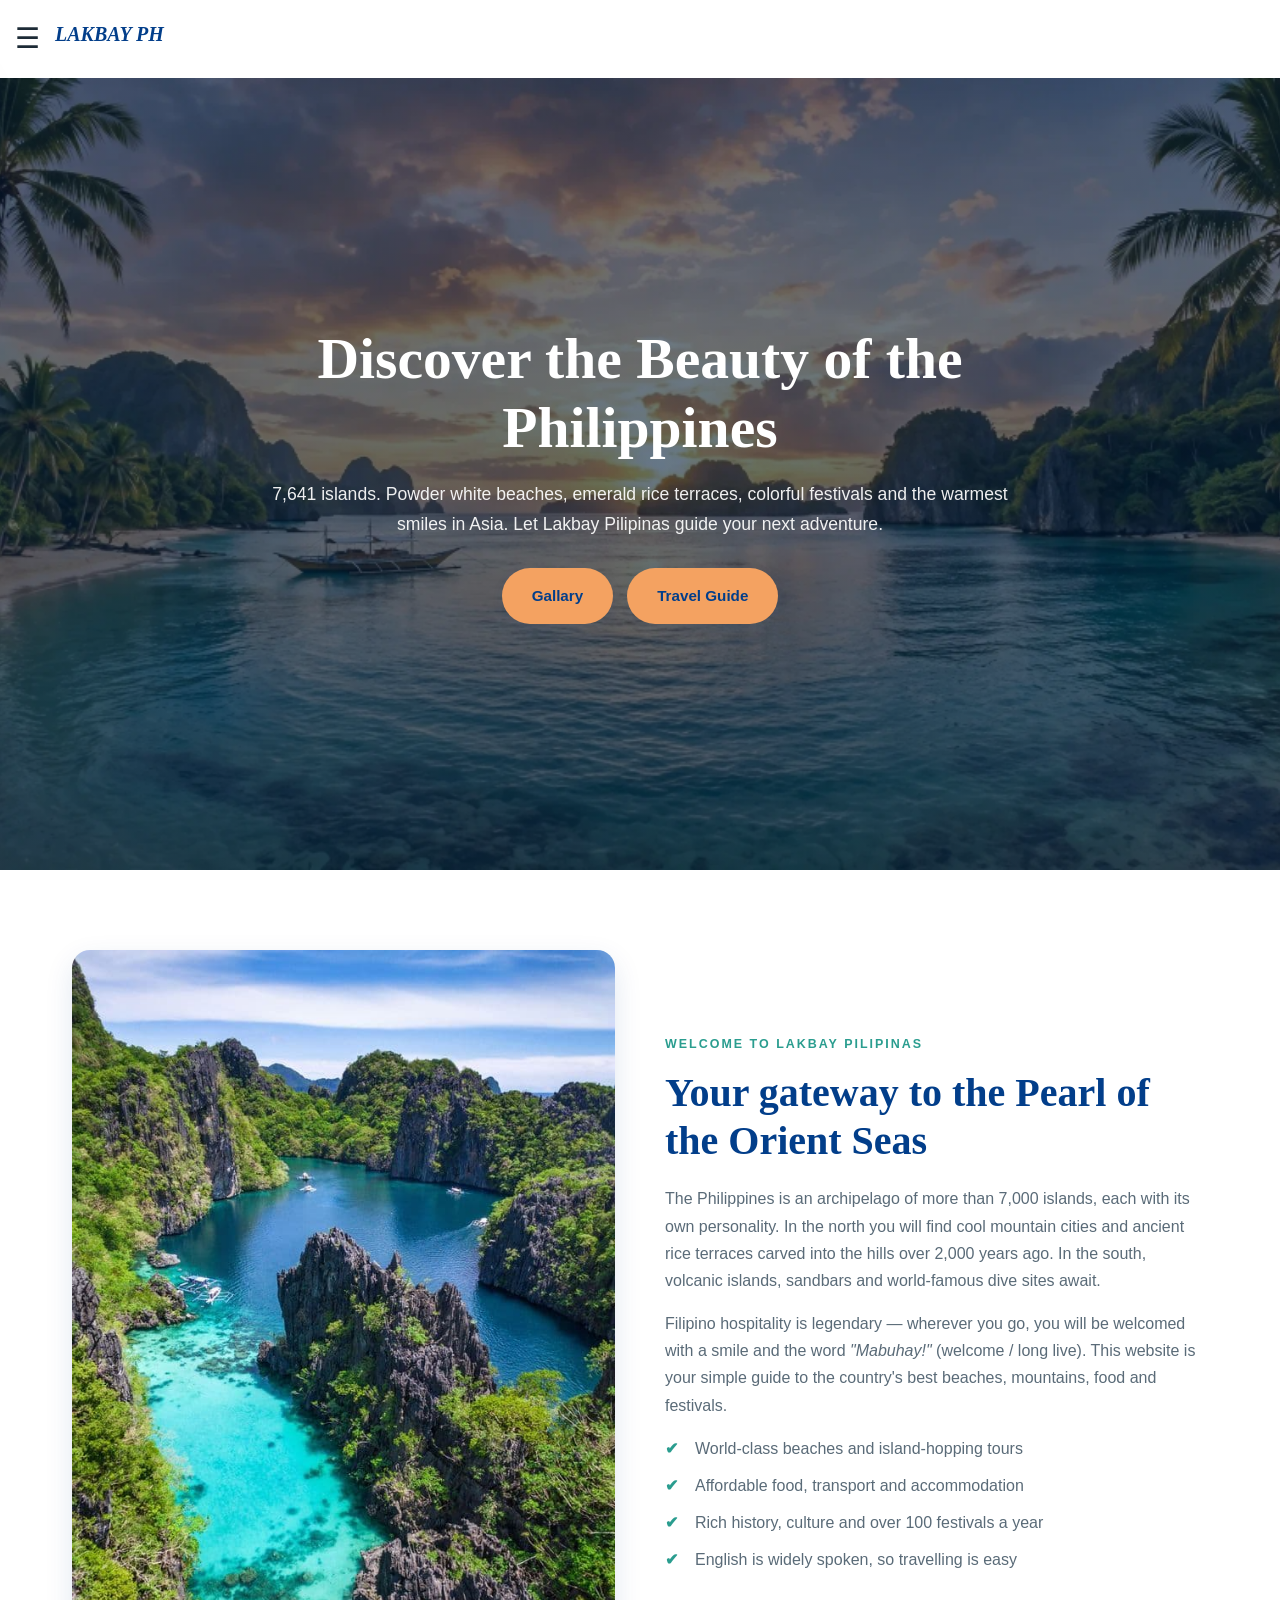
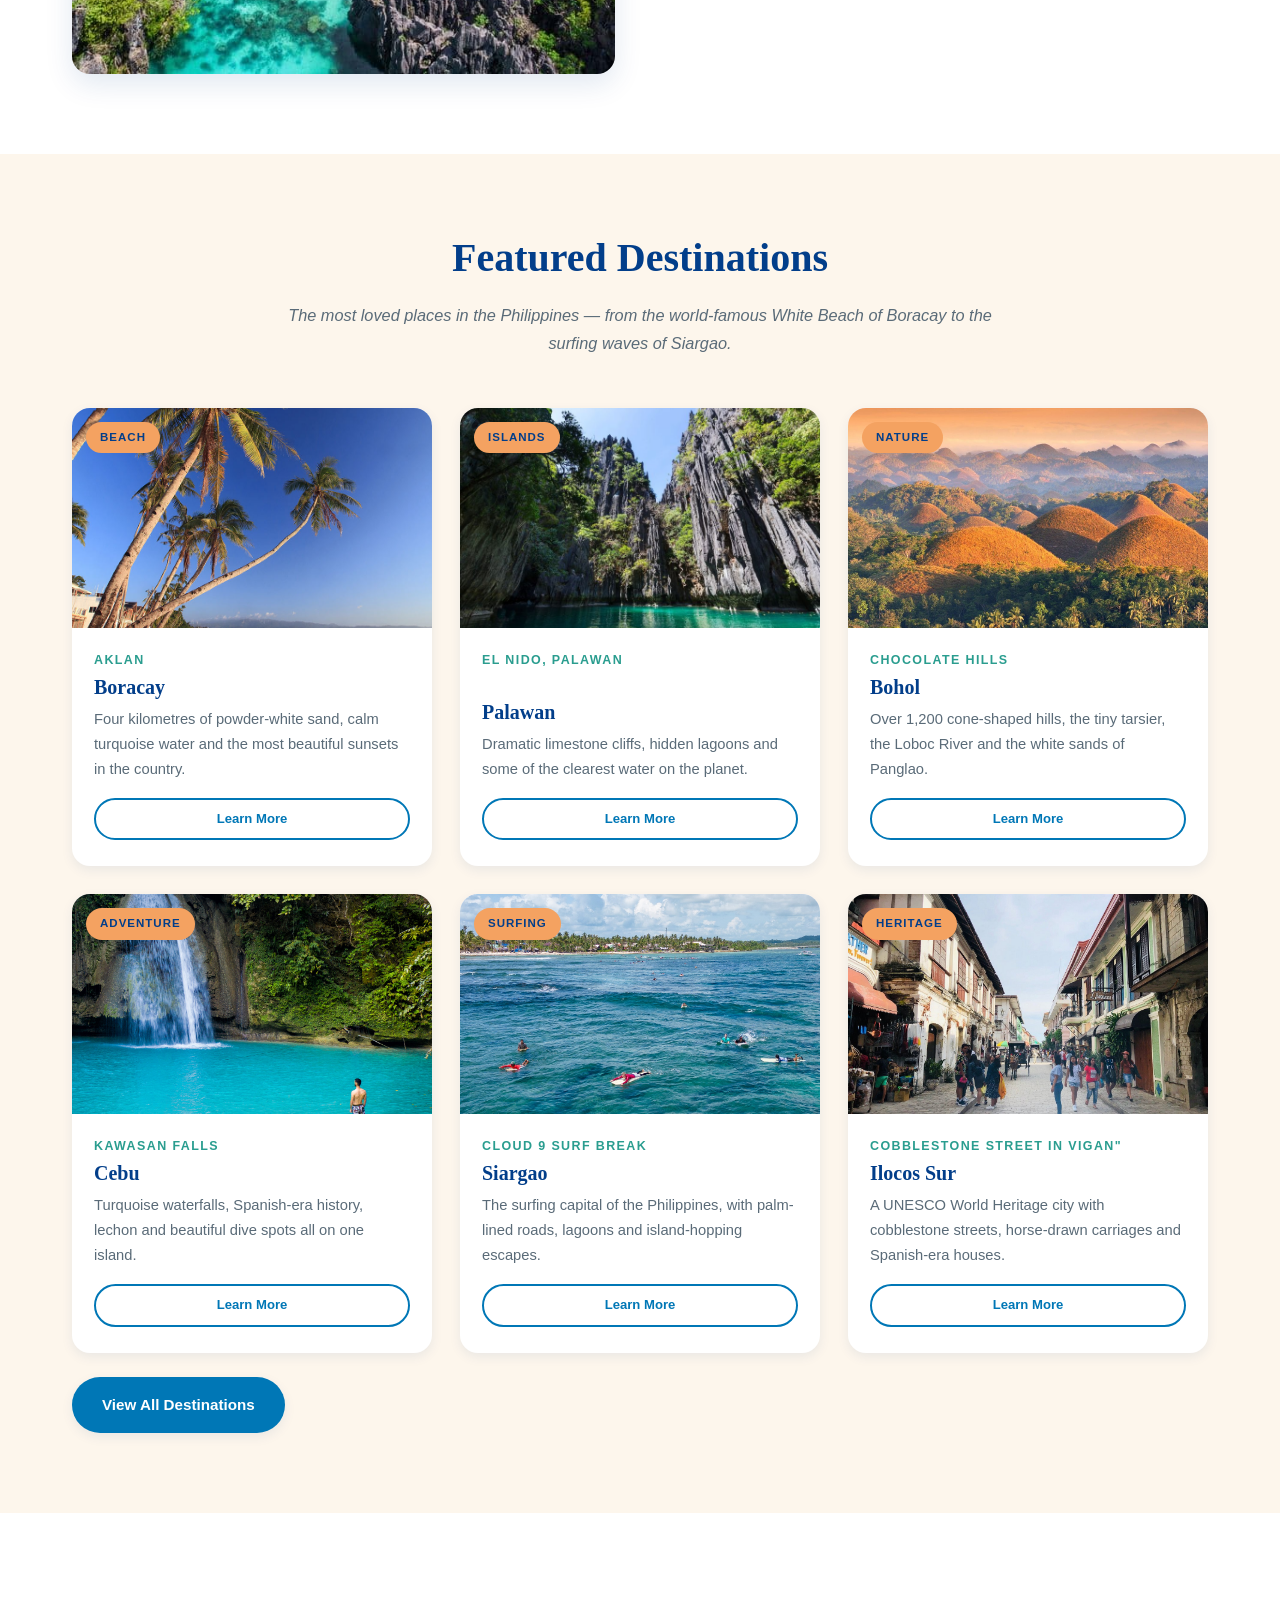
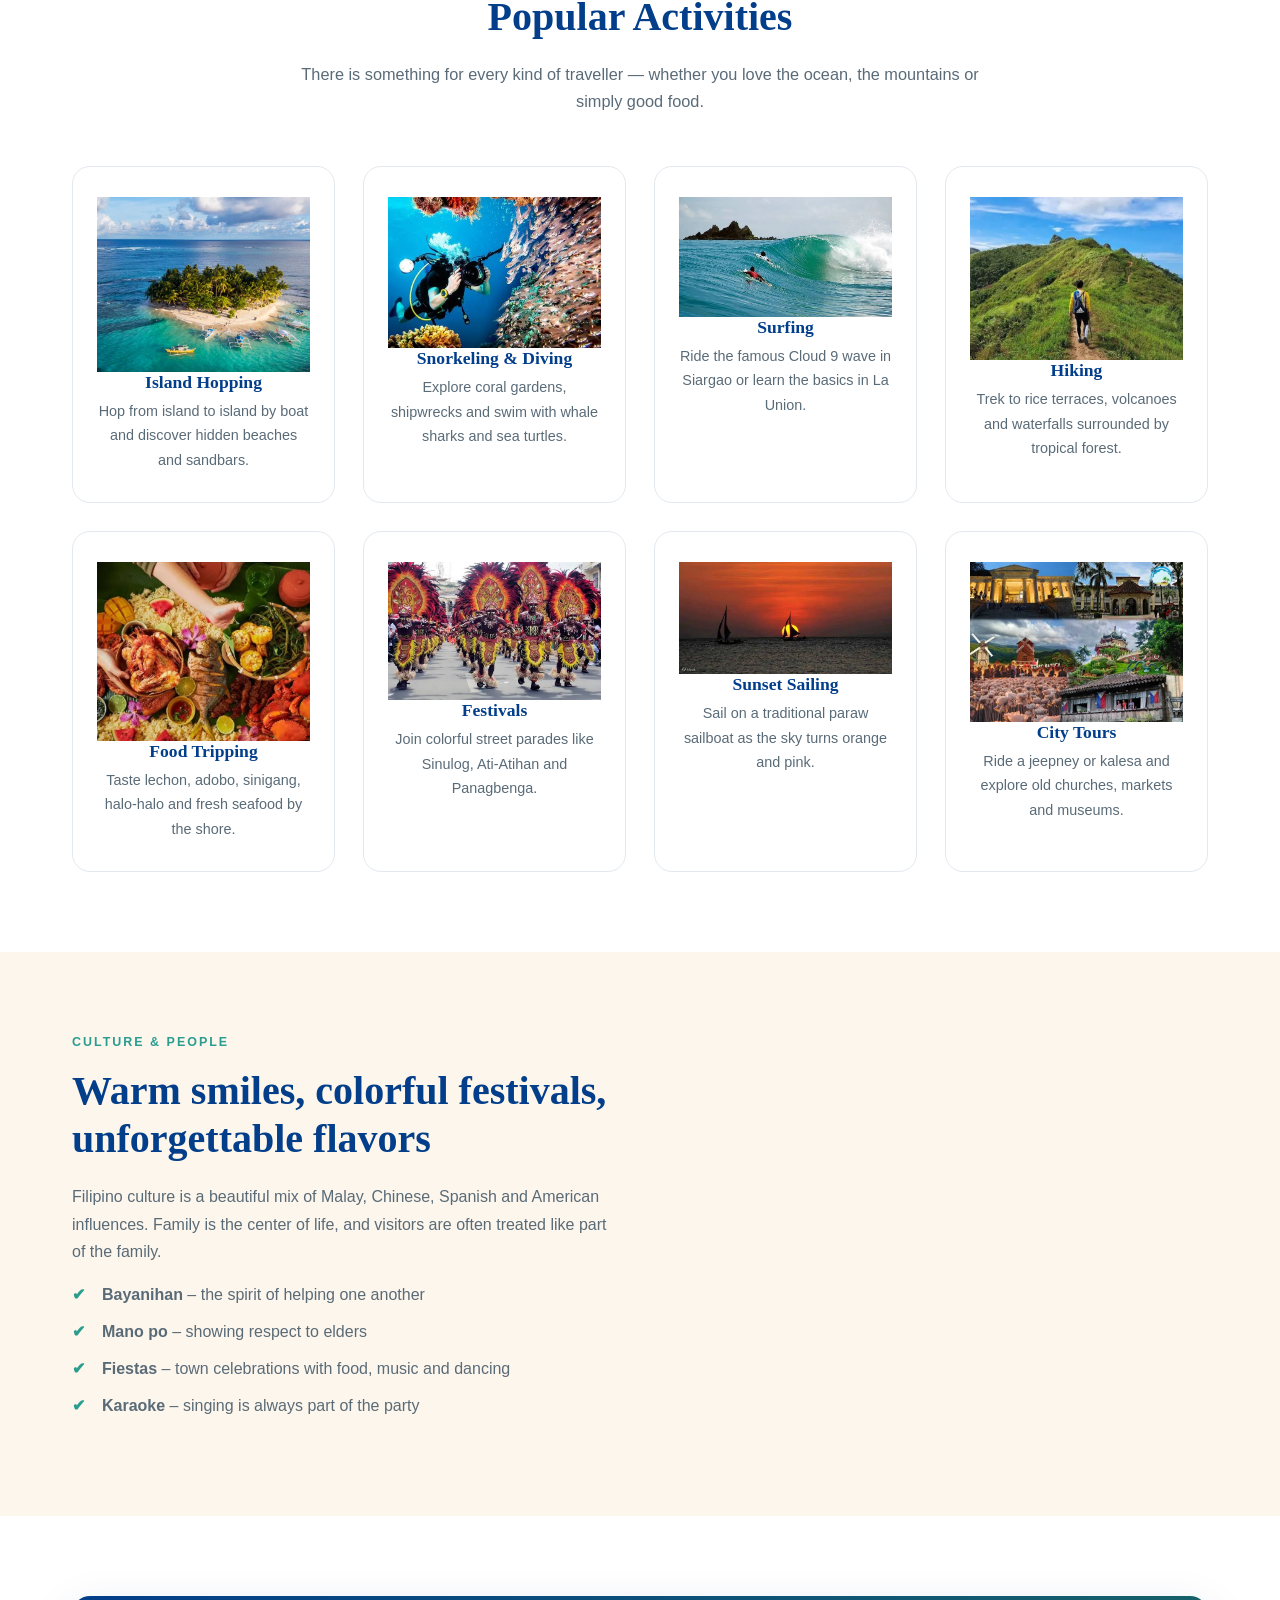
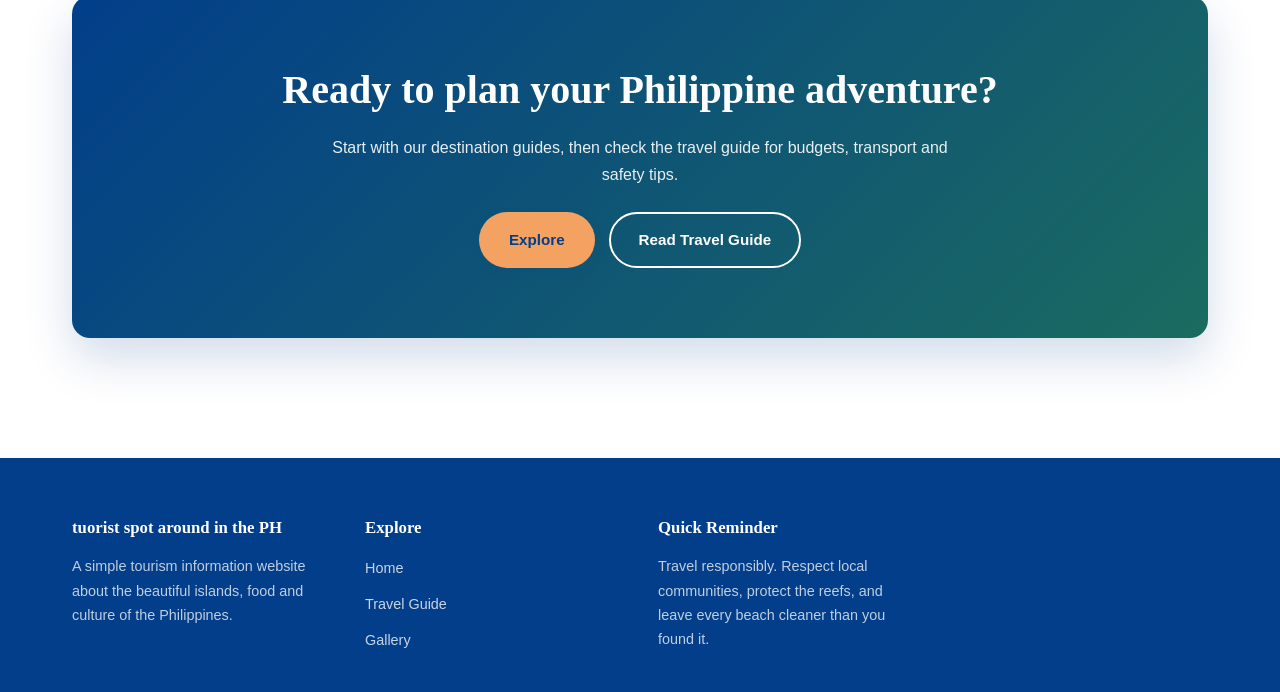
<file: index.html>
<!DOCTYPE html>
<html lang="en">
<head>
  <meta charset="UTF-8">
  <meta name="viewport" content="width=device-width, initial-scale=1.0">
  <title>Lakbay Pilipinas – Discover the Beauty of the Philippines</title>
  <meta name="description" content="Lakbay Pilipinas is a tourism information website featuring the best destinations, food, culture and travel tips in the Philippines.">

  
  
  <link rel="stylesheet" href="style.css"">
</head>
  <body>
  
    <nav class="navbar">
  
  <input type="checkbox" id="menu-check">
  <label for="menu-check" class="menu-icon">☰</label>
  
  <h3><i>LAKBAY PH</i></h3>

  
  <div class="side-menu">
    <a href="index.html">HOME</a>
    <a href="gallary.html">GALLARY</a>
    <a href="guide.html">GUIDE</a>
  </div>
</nav>

  
  <section class="hero">
    <div class="container hero-inner">
      <h1>Discover the Beauty of the Philippines</h1>
      <p>
        7,641 islands. Powder white beaches, emerald rice terraces, colorful festivals
        and the warmest smiles in Asia. Let Lakbay Pilipinas guide your next adventure.
      </p>
      <div class="btn-row">
        <a href="gallary.html" class="btn btn-primary">Gallary</a>
        <a href="guide.html" class="btn btn-primary">Travel Guide</a>
      </div>
    </div>
  </section>

 
  <section class="section">
    <div class="container split">

      <div class="split-media">
        <img src="lagoon.jpg" alt="A tropical island in the Philippines with turquoise water">
      </div>

      <div class="split-text stack">
        <p class="eyebrow">Welcome to Lakbay Pilipinas</p>
        <h2>Your gateway to the Pearl of the Orient Seas</h2>
        <p>
          The Philippines is an archipelago of more than 7,000 islands, each with its own
          personality. In the north you will find cool mountain cities and ancient rice
          terraces carved into the hills over 2,000 years ago. In the south, volcanic
          islands, sandbars and world-famous dive sites await.
        </p>
        <p>
          Filipino hospitality is legendary — wherever you go, you will be welcomed with a
          smile and the word <em>"Mabuhay!"</em> (welcome / long live). This website is your
          simple guide to the country's best beaches, mountains, food and festivals.
        </p>
        <ul class="check-list">
          <li>World-class beaches and island-hopping tours</li>
          <li>Affordable food, transport and accommodation</li>
          <li>Rich history, culture and over 100 festivals a year</li>
          <li>English is widely spoken, so travelling is easy</li>
        </ul>
        
      </div>

    </div>
  </section>

  
  <section class="section section-alt">
    <div class="container">

      <div class="section-head">
        <h2>Featured Destinations</h2>
        <p><i>The most loved places in the Philippines — from the world-famous White Beach of Boracay to the surfing waves of Siargao.</i></p>
      </div>
      <div class="grid grid-3">

    
        <article class="card">
          <div class="card-img">
            <span class="card-tag">Beach</span>
            <img src="boracay.jpg" alt="White Beach in Boracay, Aklan">
          </div>
          <div class="card-body">
            <p class="loc">Aklan</p>
            <h3>Boracay</h3>
            <p>Four kilometres of powder-white sand, calm turquoise water and the most beautiful sunsets in the country.</p>
            <a href="https://en.wikipedia.org/wiki/Boracay#" class="btn btn-ghost btn-sm">Learn More</a>
          </div>
        </article>

       
        <article class="card">
          <div class="card-img">
            <span class="card-tag">Islands</span>
            <img src="stone.jpg" alt="Limestone cliffs and lagoons in El Nido, Palawan">
          </div>
          <div class="card-body">
            <p class="loc">El Nido, Palawan</p>
            <h3>Palawan</h3>
            <p>Dramatic limestone cliffs, hidden lagoons and some of the clearest water on the planet.</p>
            <a href="https://en.wikipedia.org/wiki/El_Nido,_Palawan" class="btn btn-ghost btn-sm">Learn More</a>
          </div>
        </article>

       
        <article class="card">
          <div class="card-img">
            <span class="card-tag">Nature</span>
            <img src="bohol.jpg" alt="The Chocolate Hills of Bohol">
          </div>
          <div class="card-body">
            <p class="loc">Chocolate Hills</p>
            <h3>Bohol</h3>
            <p>Over 1,200 cone-shaped hills, the tiny tarsier, the Loboc River and the white sands of Panglao.</p>
            <a href="https://en.wikipedia.org/wiki/Chocolate_Hills" class="btn btn-ghost btn-sm">Learn More</a>
          </div>
        </article>

       
        <article class="card">
          <div class="card-img">
            <span class="card-tag">Adventure</span>
            <img src="kawasan.png" alt="Kawasan Falls in Cebu">
          </div>
          <div class="card-body">
            <p class="loc">Kawasan Falls</p>
            <h3>Cebu</h3>
            <p>Turquoise waterfalls, Spanish-era history, lechon and beautiful dive spots all on one island.</p>
            <a href="https://en.wikipedia.org/wiki/Kawasan_Falls" class="btn btn-ghost btn-sm">Learn More</a>
          </div>
        </article>

        
        <article class="card">
          <div class="card-img">
            <span class="card-tag">Surfing</span>
            <img src="surfing.jpg" alt="Cloud 9 surf break in Siargao">
          </div>
          <div class="card-body">
            <p class="loc">Cloud 9 surf break </p>
            <h3>Siargao</h3>
            <p>The surfing capital of the Philippines, with palm-lined roads, lagoons and island-hopping escapes.</p>
            <a href="https://en.wikipedia.org/wiki/Siargao" class="btn btn-ghost btn-sm">Learn More</a>
          </div>
        </article>

        
        <article class="card">
          <div class="card-img">
            <span class="card-tag">Heritage</span>
            <img src="vigen.jpg" alt="Cobblestone street in Vigan, Ilocos Sur">
          </div>
          <div class="card-body">
            <p class="loc">Cobblestone street in Vigan"</p>
            <h3>Ilocos Sur</h3>
            <p>A UNESCO World Heritage city with cobblestone streets, horse-drawn carriages and Spanish-era houses.</p>
            <a href="https://en.wikipedia.org/wiki/Vigan" class="btn btn-ghost btn-sm">Learn More</a>
          </div>
        </article>

      </div>

      <div class="btn-row">
        <a href="https://www.traveloka.com/en-ph/explore/destination/tourist-spots-37-hidden-tourist-spots-philippines/63720" class="btn btn-ocean">View All Destinations</a>
      </div>

    </div>
  </section>

  <section class="section">
    <div class="container">

      <div class="section-head">
        <h2>Popular Activities</h2>
        <p>There is something for every kind of traveller — whether you love the ocean, the mountains or simply good food.</p>
      </div>

      <div class="grid grid-4">
        <article class="activity">
          <img src="p5.jpg">
          <h3>Island Hopping</h3>
          <p>Hop from island to island by boat and discover hidden beaches and sandbars.</p>
        </article>

        <article class="activity">
          <img src="b1.jpg">
          <h3>Snorkeling &amp; Diving</h3>
          <p>Explore coral gardens, shipwrecks and swim with whale sharks and sea turtles.</p>
        </article>

        <article class="activity">
          <img src="b2.jpg">
          <h3>Surfing</h3>
          <p>Ride the famous Cloud 9 wave in Siargao or learn the basics in La Union.</p>
        </article>

        <article class="activity">
          <img src="b3.jpg">
          <h3>Hiking</h3>
          <p>Trek to rice terraces, volcanoes and waterfalls surrounded by tropical forest.</p>
        </article>

        <article class="activity">
          <img src="b4.jpg">
          <h3>Food Tripping</h3>
          <p>Taste lechon, adobo, sinigang, halo-halo and fresh seafood by the shore.</p>
        </article>

        <article class="activity">
          <img src="b5.jpg">
          <h3>Festivals</h3>
          <p>Join colorful street parades like Sinulog, Ati-Atihan and Panagbenga.</p>
        </article>

        <article class="activity">
          <img src="b6.jpg">
          <h3>Sunset Sailing</h3>
          <p>Sail on a traditional paraw sailboat as the sky turns orange and pink.</p>
        </article>

        <article class="activity">
          <img src="b7.jpg">
          <h3>City Tours</h3>
          <p>Ride a jeepney or kalesa and explore old churches, markets and museums.</p>
        </article>
      </div>

    </div>
  </section>

  <section class="section section-alt">
    <div class="container split">

      <div class="split-text stack">
        <p class="eyebrow">Culture &amp; People</p>
        <h2>Warm smiles, colorful festivals, unforgettable flavors</h2>
        <p>
          Filipino culture is a beautiful mix of Malay, Chinese, Spanish and American
          influences. Family is the center of life, and visitors are often treated like
          part of the family.
        </p>
        <ul class="check-list">
          <li><strong>Bayanihan</strong> – the spirit of helping one another</li>
          <li><strong>Mano po</strong> – showing respect to elders</li>
          <li><strong>Fiestas</strong> – town celebrations with food, music and dancing</li>
          <li><strong>Karaoke</strong> – singing is always part of the party</li>
        </ul>
      </div>

      

    </div>
  </section>

  
  <section class="section">
    <div class="container">
      <div class="cta">
        <h2>Ready to plan your Philippine adventure?</h2>
        <p>Start with our destination guides, then check the travel guide for budgets, transport and safety tips.</p>
        <div class="btn-row">
          <a href="" class="btn btn-primary">Explore</a>
          <a href="guide.html" class="btn btn-outline">Read Travel Guide</a>
        </div>
      </div>
    </div>
  </section>

  
  <footer class="site-footer">
    <div class="container">
      <div class="footer-grid">

        <div>
          <h4>tuorist spot around in the PH</h4>
          <p>A simple tourism information website about the beautiful islands, food and culture of the Philippines.</p>
        </div>


        <div>
          <h4>Explore</h4>
          <ul>
            <li><a href="index.html">Home</a></li>
            <li><a href="guide.html">Travel Guide</a></li>
            <li><a href="gallary.html">Gallery</a></li>
          </ul>
        </div>

        <div>
          <h4>Quick Reminder</h4>
          <p>Travel responsibly. Respect local communities, protect the reefs, and leave every beach cleaner than you found it.</p>
        </div>
      </div>

  
    </div>
  </footer>

</body>
</html>
</file>
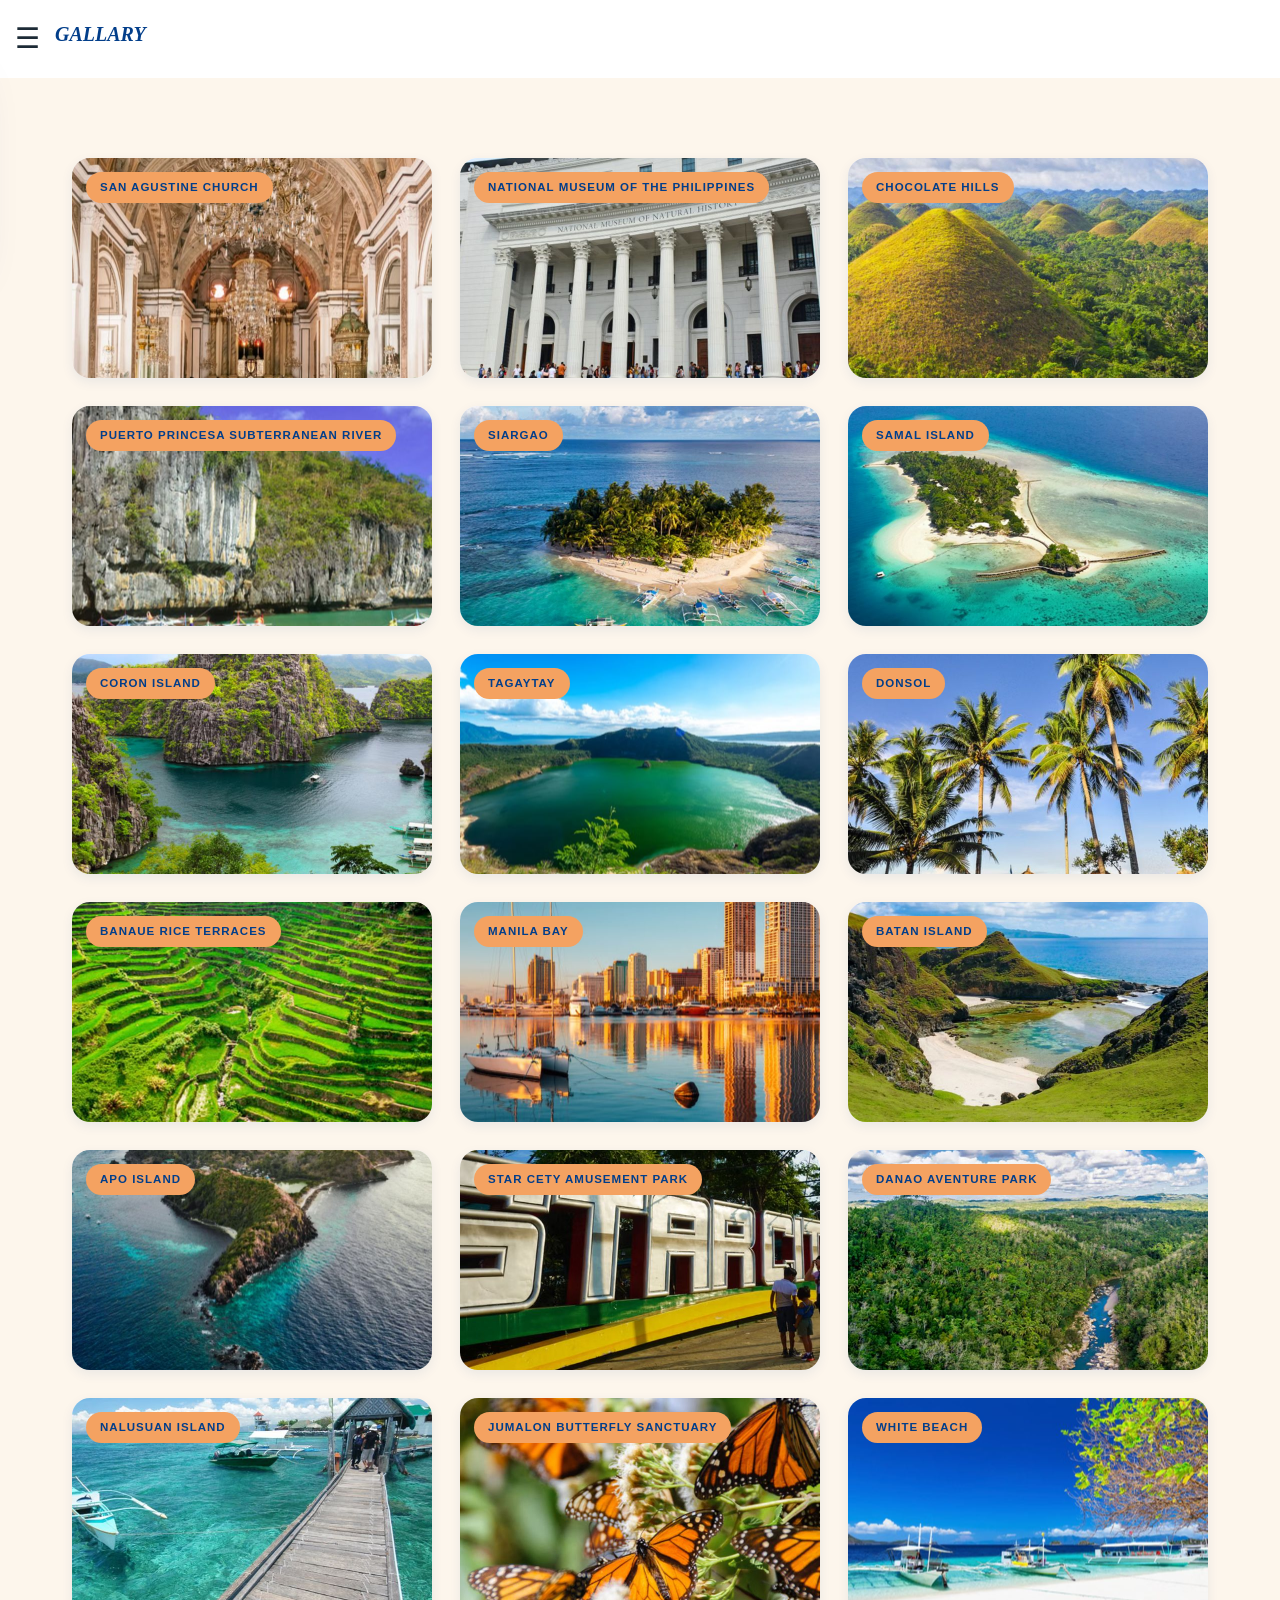
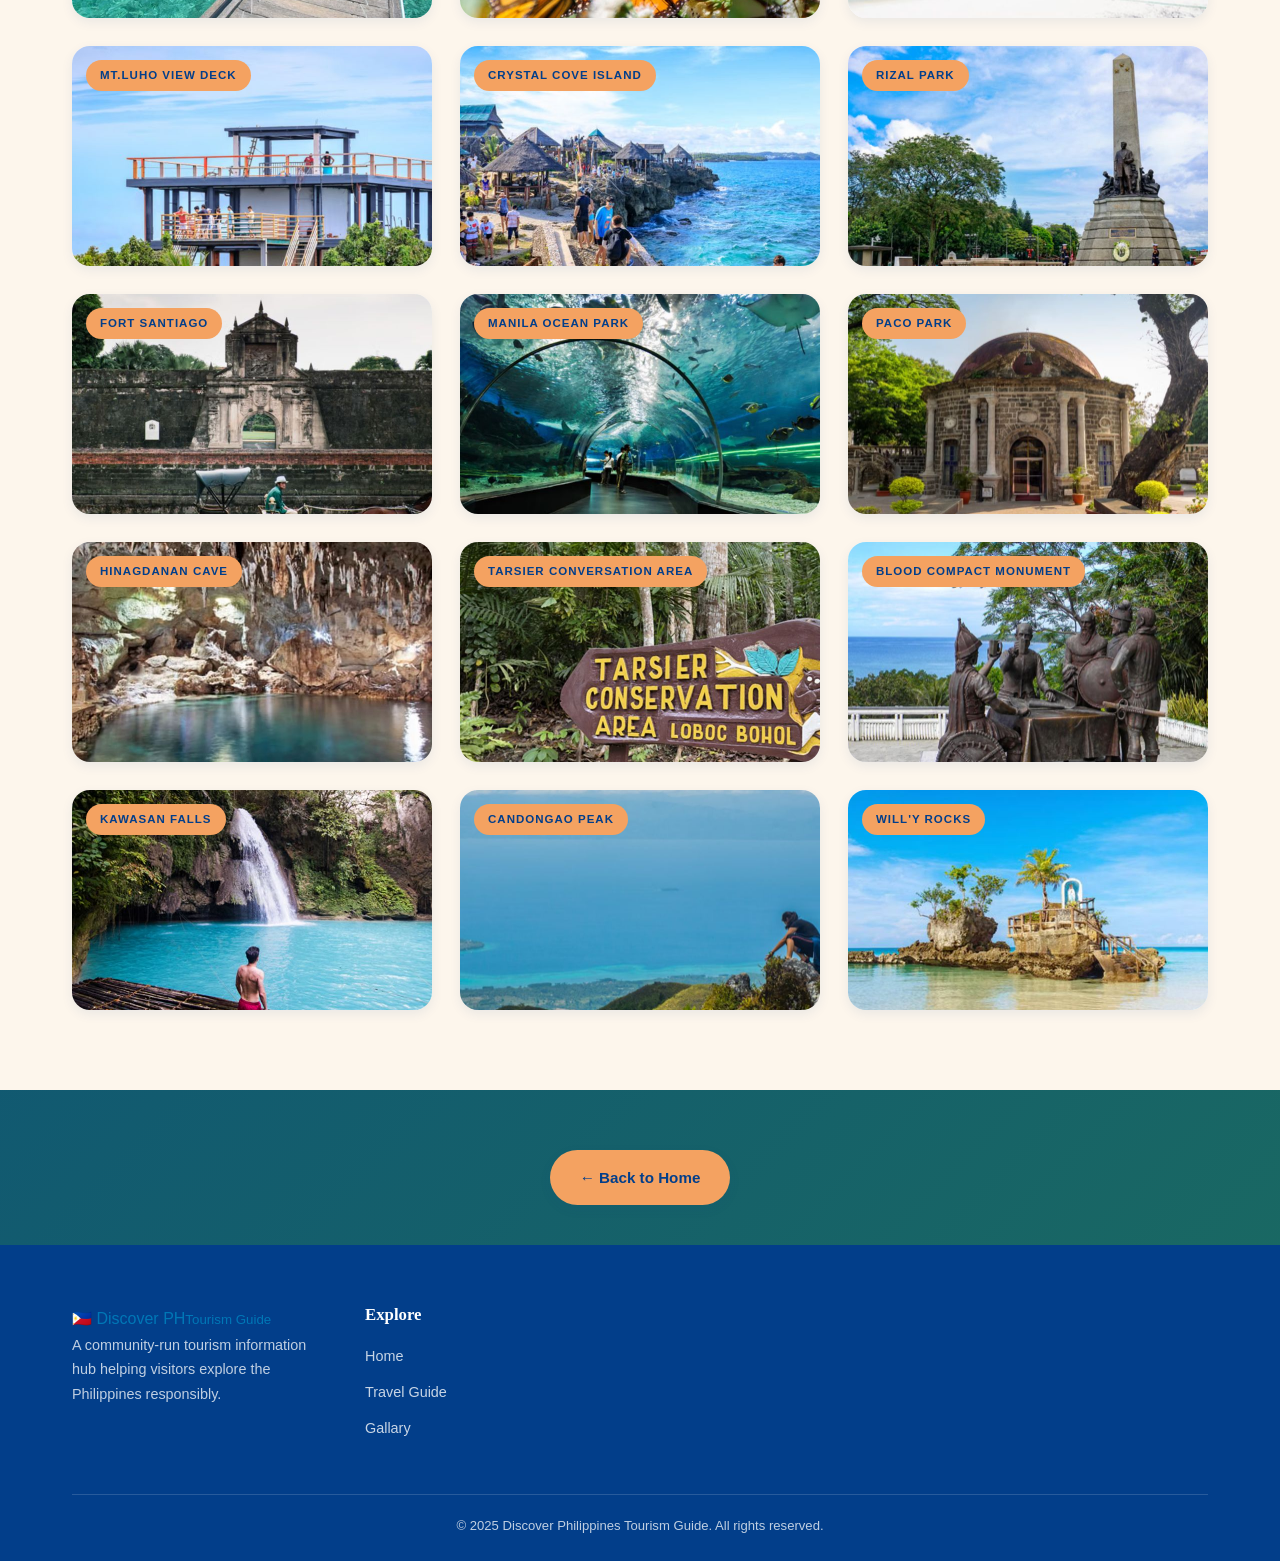
<file: gallary.html>
<!DOCTYPE html>

<html>
<head>
  <meta charset="UTF-8">
  <meta name="viewport" content="width=device-width, initial-scale=1.0">
  <title>Hello, World!</title>
  <link rel="stylesheet" href="style.css"">
  
</head>
<style>
body{
  background: linear-gradient(135deg, var(--ocean-dark), var(--green-dark));
  box-shadow: var(--shadow-lg);
}
</style>
<body>
  <nav class="navbar">
  
  <input type="checkbox" id="menu-check">
  <label for="menu-check" class="menu-icon">☰</label>
  
  <h3><i>GALLARY</i></h3>

  
  <div class="side-menu">
    <a href="index.html">HOME</a>
    <a href="gallary.html">GALLARY</a>
    <a href="guide.html">GUIDE</a>
  </div>
</nav>
  
  
  
  <section class="section section-alt">
    <div class="container">
      <div class="grid grid-3">
   <article class="card">
          <div class="card-img">
            <span class="card-tag">San Agustine Church</span>
            <img src="p1.jpg" >
          </div>
        
        </article>
  
     <article class="card">
          <div class="card-img">
            <span class="card-tag">National Museum of the Philippines</span>
            <img src="p2.jpg" >
          </div>
        </article>
   
    <article class="card">
          <div class="card-img">
            <span class="card-tag">Chocolate Hills</span>
            <img src="p3.jpg">
           </div>
        </article>
  
   <article class="card">
          <div class="card-img">
            <span class="card-tag">Puerto Princesa Subterranean River</span>
            <img src="p4.jpg">
          </div>
        </article>
   
   <article class="card">
          <div class="card-img">
            <span class="card-tag">Siargao</span>
            <img src="p5.jpg">
          </div>
        </article>
  
   <article class="card">
          <div class="card-img">
            <span class="card-tag">Samal Island</span>
            <img src="p6.jpg">
          </div>
        </article>
  
   <article class="card">
          <div class="card-img">
            <span class="card-tag">Coron Island</span>
            <img src="p7.jpg">
          </div>
        </article>
  
  <article class="card">
          <div class="card-img">
            <span class="card-tag">Tagaytay</span>
            <img src="p8.jpg">
          </div>
        </article>
  
  <article class="card">
          <div class="card-img">
            <span class="card-tag">Donsol</span>
            <img src="p9.jpg">
          </div>
        </article>
  
   <article class="card">
          <div class="card-img">
            <span class="card-tag">Banaue Rice Terraces</span>
            <img src="p10.jpg">
          </div>
        </article>
  
   <article class="card">
          <div class="card-img">
            <span class="card-tag">Manila Bay</span>
            <img src="p11.jpg">
          </div>
        </article>
  
   <article class="card">
          <div class="card-img">
            <span class="card-tag">Batan Island</span>
            <img src="p12.jpg">
          </div>
        </article>
  
   <article class="card">
          <div class="card-img">
            <span class="card-tag">Apo Island</span>
            <img src="p13.jpg">
          </div>
        </article>
  
   <article class="card">
          <div class="card-img">
            <span class="card-tag">Star Cety Amusement Park</span>
            <img src="p14.jpg">
          </div>
        </article>
  
   <article class="card">
          <div class="card-img">
            <span class="card-tag">Danao Aventure Park</span>
            <img src="p15.jpg">
          </div>
        </article>
  
   <article class="card">
          <div class="card-img">
            <span class="card-tag">Nalusuan Island</span>
            <img src="p16.jpg">
          </div>
        </article>
  
   <article class="card">
          <div class="card-img">
            <span class="card-tag">Jumalon Butterfly  Sanctuary</span>
            <img src="p17.jpg">
          </div>
        </article>
  
   <article class="card">
          <div class="card-img">
            <span class="card-tag">White beach</span>
            <img src="p18.jpg">
          </div>
        </article>
  
   <article class="card">
          <div class="card-img">
            <span class="card-tag">Mt.Luho View Deck</span>
            <img src="p19.jpg">
          </div>
        </article>
  
   <article class="card">
          <div class="card-img">
            <span class="card-tag">Crystal Cove Island</span>
            <img src="p20.jpg">
          </div>
        </article>

  <article class="card">
          <div class="card-img">
            <span class="card-tag">Rizal Park</span>
            <img src="p21.jpg" >
          </div>
        
        </article>
  
     <article class="card">
          <div class="card-img">
            <span class="card-tag">Fort Santiago</span>
            <img src="p22.jpg" >
          </div>
        </article>
   
    <article class="card">
          <div class="card-img">
            <span class="card-tag">Manila Ocean Park</span>
            <img src="p23.jpg">
           </div>
        </article>
  
   <article class="card">
          <div class="card-img">
            <span class="card-tag">Paco Park</span>
            <img src="p24.jpg">
          </div>
        </article>
   
   <article class="card">
          <div class="card-img">
            <span class="card-tag">Hinagdanan Cave</span>
            <img src="p25.jpg">
          </div>
        </article>
  
   <article class="card">
          <div class="card-img">
            <span class="card-tag">Tarsier Conversation Area</span>
            <img src="p26.jpg">
          </div>
        </article>
  
   <article class="card">
          <div class="card-img">
            <span class="card-tag">Blood Compact Monument</span>
            <img src="p27.jpg">
          </div>
        </article>
  
  <article class="card">
          <div class="card-img">
            <span class="card-tag">Kawasan Falls</span>
            <img src="p28.jpg">
          </div>
        </article>
  
  <article class="card">
          <div class="card-img">
            <span class="card-tag">Candongao Peak</span>
            <img src="p29.jpg">
          </div>
        </article>
  
   <article class="card">
          <div class="card-img">
            <span class="card-tag">Will'y Rocks</span>
            <img src="p30.jpg">
          </div>
        </article>
      </div>
    </div>
    </section>
  
   

  <div style="text-align: center; margin-top: 60px;">
        <a href="index.html" class="btn btn-primary">← Back to Home</a>
      </div>
  <footer class="site-footer">
    <div class="container">
      <div class="footer-grid">
        <div class="footer-brand">
          <a href="index.html" class="logo">
            <span class="logo-mark">🇵🇭</span>
            <span>Discover PH<small>Tourism Guide</small></span>
          </a>
          <p>A community-run tourism information hub helping visitors explore the Philippines responsibly.</p>
        </div>
        
        <div>
          <h4>Explore</h4>
          <ul>
            <li><a href="index.html">Home</a></li>
            <li><a href="guide.html">Travel Guide</a></li>
            <li><a href="gallary.html">Gallary</a></li>
          </ul>
        </div>
        
      </div>
      <div class="footer-bottom">
        <p>© 2025 Discover Philippines Tourism Guide. All rights reserved.</p>
      </div>
    
    </div>
  </footer>
  
   
</body>
</html>
</file>
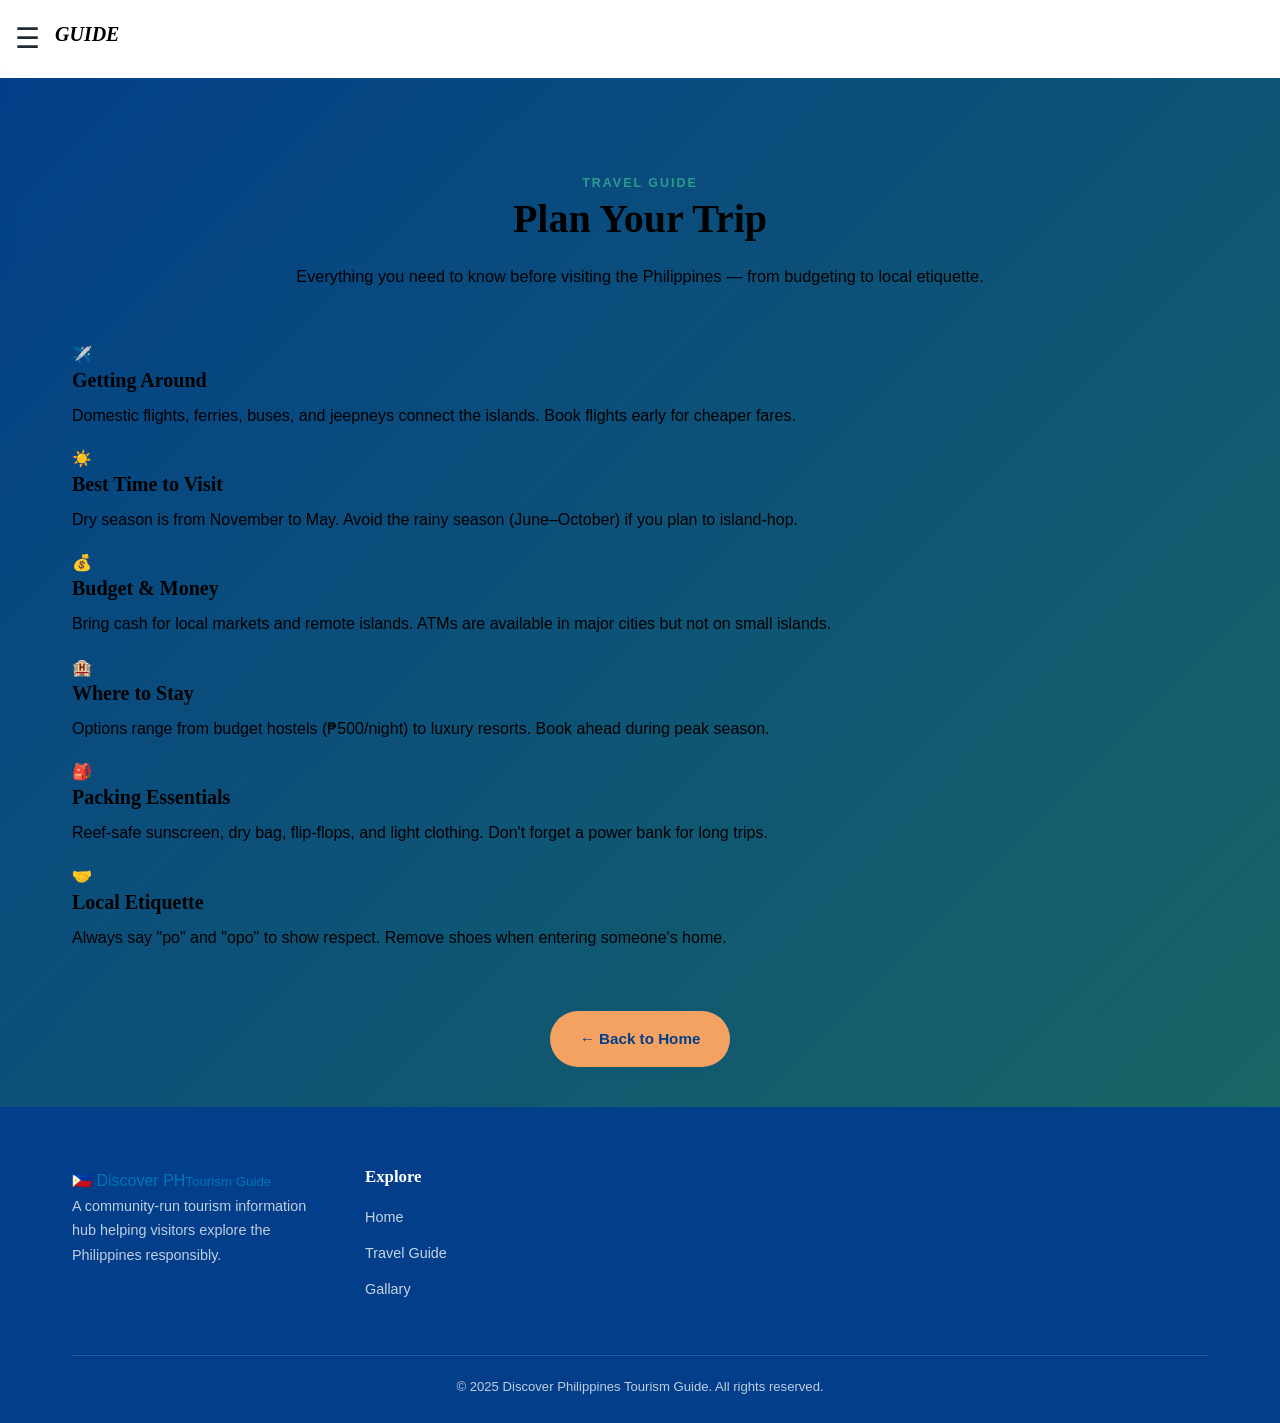
<file: guide.html>
<!DOCTYPE html>
<html lang="en">
<head>
  <meta charset="UTF-8" />
  <meta name="viewport" content="width=device-width, initial-scale=1.0" />
  <title>Travel Guide - Discover PH</title>
  <link rel="stylesheet" href="style.css" />
</head>
<style>
  body{
  background: linear-gradient(135deg, var(--ocean-dark), var(--green-dark));
  box-shadow: var(--shadow-lg);
   
}
h2,h1,h3,p{
  color: black;
}
</style>
<body>
<nav class="navbar">
  <!-- Ito yung sikreto -->
  <input type="checkbox" id="menu-check">
  <label for="menu-check" class="menu-icon">☰</label>
  
  <h3><i>GUIDE</i></h3>

  <!-- Menu na lalabas -->
  <div class="side-menu">
    <a href="index.html">HOME</a>
    <a href="gallary.html">GALLARY</a>
    <a href="guide.html">GUIDE</a>
  </div>
</nav>

  <div class="man">
  <main style="padding-top: 90px;">
    <div class="container">
      <div class="section-head center">
        <span class="eyebrow">Travel Guide</span>
        <h2>Plan Your Trip</h2>
        <p>Everything you need to know before visiting the Philippines — from budgeting to local etiquette.</p>
      </div>

      
      <div class="features-grid">
        <div class="feature">
          <div class="icon">✈️</div>
          <h3>Getting Around</h3>
          <p>Domestic flights, ferries, buses, and jeepneys connect the islands. Book flights early for cheaper fares.</p>
        </div>
        <div class="feature">
          <div class="icon">☀️</div>
          <h3>Best Time to Visit</h3>
          <p>Dry season is from November to May. Avoid the rainy season (June–October) if you plan to island-hop.</p>
        </div>
        <div class="feature">
          <div class="icon">💰</div>
          <h3>Budget &amp; Money</h3>
          <p>Bring cash for local markets and remote islands. ATMs are available in major cities but not on small islands.</p>
        </div>
        <div class="feature">
          <div class="icon">🏨</div>
          <h3>Where to Stay</h3>
          <p>Options range from budget hostels (₱500/night) to luxury resorts. Book ahead during peak season.</p>
        </div>
        <div class="feature">
          <div class="icon">🎒</div>
          <h3>Packing Essentials</h3>
          <p>Reef-safe sunscreen, dry bag, flip-flops, and light clothing. Don't forget a power bank for long trips.</p>
        </div>
        <div class="feature">
          <div class="icon">🤝</div>
          <h3>Local Etiquette</h3>
          <p>Always say "po" and "opo" to show respect. Remove shoes when entering someone's home.</p>
        </div>
      </div>

      
      <div style="text-align: center; margin-top: 60px;">
        <a href="index.html" class="btn btn-primary">← Back to Home</a>
      </div>
    </div>
  </main>
    </div>

  
  <footer class="site-footer">
    <div class="container">
      <div class="footer-grid">
        <div class="footer-brand">
          <a href="index.html" class="logo">
            <span class="logo-mark">🇵🇭</span>
            <span>Discover PH<small>Tourism Guide</small></span>
          </a>
          <p>A community-run tourism information hub helping visitors explore the Philippines responsibly.</p>
        </div>
        
        <div>
          <h4>Explore</h4>
          <ul>
            <li><a href="index.html">Home</a></li>
            <li><a href="guide.html">Travel Guide</a></li>
            <li><a href="gallary.html">Gallary</a></li>
          </ul>
        </div>
        
      </div>
      <div class="footer-bottom">
        <p>© 2025 Discover Philippines Tourism Guide. All rights reserved.</p>
      </div>
    </div>
  </footer>

</body>
</html>
</file>
<file: style.css>
:root {
  --ocean: #0077b6;
  --ocean-dark: #023e8a;
  --ocean-light: #caf0f8;
  --green: #2a9d8f;
  --green-dark: #1b6b60;
  --sand: #fdf6ec;
  --gold: #f4a261;
  --gold-dark: #e76f51;
  --white: #ffffff;
  --text: #1d2b36;
  --text-soft: #5a6b78;
  --border: #e3e8ee;
  --shadow-sm: 0 4px 12px rgba(2, 62, 138, 0.08);
  --shadow-md: 0 10px 28px rgba(2, 62, 138, 0.12);
  --shadow-lg: 0 20px 48px rgba(2, 62, 138, 0.18);
  --radius: 18px;
  --radius-sm: 12px;
  --transition: 0.3s ease;
  --max-width: 1180px;
}

* {
  margin: 0;
  padding: 0;
  box-sizing: border-box;
}

html {
  scroll-behavior: smooth;
}

body {
  font-family: 'Poppins', Arial, sans-serif;
  font-size: 16px;
  line-height: 1.7;
  color: var(--text);
  background: white;
}

img {
  max-width: 100%;
  display: block;
  height: auto;
}

a {
  color: var(--ocean);
  text-decoration: none;
  transition: color var(--transition);
}

a:hover {
  color: var(--ocean-dark);
}

ul {
  list-style: none;
}

.navbar {
  position: relative;
  z-index: 100;
  background-color: var(--white);
  padding: 15px;
  display: flex;
  align-items: center;
  gap: 15px;
}


#menu-check {
  display: none;
}

.menu-icon {
  font-size: 28px;
  cursor: pointer;
  z-index: 101; 
}


.side-menu {
  position: fixed; 
  top: 60px;
  left: -250px;
  width: 220px;
  background-color: var(--white);
  z-index: 999; 
  box-shadow: var(--shadow-lg);
  border-radius: var(--radius);
  padding: 15px;
  display: flex;
  flex-direction: column;
  gap: 12px;
  transition: 0.3s ease;
}

.side-menu a {
  text-decoration: none;
  color: var(--text);
  padding: 10px;
  border-radius: 8px;
  background-color: var(--ocean-light);
}

.side-menu a:hover {
  background-color: var(--sand);
}


#menu-check:checked ~ .side-menu {
  left: 10px;
}


.hero {
  position: relative;
  z-index: 1;
}


h1, h2, h3, h4 {
  font-family: 'Playfair Display', Georgia, serif;
  line-height: 1.2;
  color: var(--ocean-dark);
  margin-bottom: 0.5em;
}

h1 { font-size: clamp(2.2rem, 5vw, 3.6rem); }
h2 { font-size: clamp(1.7rem, 3.5vw, 2.5rem); }
h3 { font-size: 1.25rem; }

p {
  margin-bottom: 1rem;
  color: var(--text-soft);
}

.eyebrow {
  text-transform: uppercase;
  letter-spacing: 2px;
  font-size: 0.78rem;
  font-weight: 600;
  color: var(--green);
  margin-bottom: 0.4rem;
}

.container {
  width: 100%;
  max-width: var(--max-width);
  margin: 0 auto;
  padding: 0 22px;
}


.section {
  padding: 80px 0;
  

}

.section-alt {
  background: var(--sand);
}

.section-head {
  text-align: center;
  max-width: 720px;
  margin: 0 auto 50px;
}

.section-head p {
  font-size: 1.02rem;
}


.btn {
  display: inline-block;
  padding: 13px 28px;
  border-radius: 50px;
  font-weight: 600;
  font-size: 0.95rem;
  border: 2px solid transparent;
  cursor: pointer;
  transition: all var(--transition);
  text-align: center;
}

.btn-primary {
  background: var(--gold);
  color: var(--ocean-dark);
  box-shadow: var(--shadow-sm);
}
.btn-primary:hover {
  background: var(--gold-dark);
  color: var(--white);
  transform: translateY(-3px);
  box-shadow: var(--shadow-md);
}

.btn-ocean {
  background: var(--ocean);
  color: var(--white);
  box-shadow: var(--shadow-sm);
}
.btn-ocean:hover {
  background: var(--ocean-dark);
  color: var(--white);
  transform: translateY(-3px);
}

.btn-outline {
  background: transparent;
  color: var(--white);
  border-color: var(--white);
}
.btn-outline:hover {
  background: var(--white);
  color: var(--ocean-dark);
  transform: translateY(-3px);
}

.btn-ghost {
  background: transparent;
  color: var(--ocean);
  border-color: var(--ocean);
  padding: 9px 22px;
  font-size: 0.88rem;
}
.btn-ghost:hover {
  background: var(--ocean);
  color: var(--white);
}

.btn-sm {
  padding: 8px 18px;
  font-size: 0.82rem;
}

.btn-row {
  display: flex;
  flex-wrap: wrap;
  gap: 14px;
  margin-top: 24px;
}
.site-header {
  position: sticky;
  top: 0;
  z-index: 100;
  background: rgba(255, 255, 255, 0.96);
  backdrop-filter: blur(8px);
  box-shadow: var(--shadow-sm);
}

.nav-bar {
  display: flex;
  align-items: center;
  justify-content: space-between;
  gap: 20px;
  padding-top: 14px;
  padding-bottom: 14px;
}


.hero {
  position: relative;
  min-height: 88vh;
  display: flex;
  align-items: center;
  color: var(--white);
  text-align: center;
  background:
    linear-gradient(rgba(2, 30, 60, 0.55), rgba(2, 30, 60, 0.65)),
    url(back.jpg) center/cover no-repeat;

}

.hero-inner {
  max-width: 820px;
}

.hero h1 {
  color: var(--white);
  margin-bottom: 18px;
}

.hero p {
  color: rgba(255, 255, 255, 0.92);
  font-size: 1.1rem;
  margin-bottom: 28px;
}
.brand{ margin:10; padding:10; 
  background-color: dimgrey;
  font-weight: 1000;
  font-size: 0.99rem;
}
 
body { font-family: Arial; }



}
.badge {
  display: inline-block;
  background: var(--gold);
  color: var(--ocean-dark);
  font-weight: 600;
  font-size: 0.78rem;
  letter-spacing: 1.5px;
  text-transform: uppercase;
  padding: 8px 18px;
  border-radius: 50px;
  margin-bottom: 22px;
}

.hero .btn-row {
  justify-content: center;
}

.split {
  display: grid;
  grid-template-columns: 1fr 1fr;
  gap: 50px;
  align-items: center;
}

.split-media img {
  border-radius: var(--radius);
  box-shadow: var(--shadow-md);
  width: 100%;
  height: 100%;
  object-fit: cover;
}

.stack > * + * {
  margin-top: 14px;
}

.check-list {
  margin: 8px 0 16px;
}
.check-list li {
  position: relative;
  padding-left: 30px;
  margin-bottom: 10px;
  color: var(--text-soft);
}
.check-list li::before {
  content: "✔";
  position: absolute;
  left: 0;
  top: 0;
  color: var(--green);
  font-weight: 700;
}


.grid {
  display: grid;
  gap: 28px;
}
.grid-2 { grid-template-columns: repeat(2, 1fr); }
.grid-3 { grid-template-columns: repeat(3, 1fr); }
.grid-4 { grid-template-columns: repeat(4, 1fr); }


.card {
  background: var(--white);
  border-radius: var(--radius);
  overflow: hidden;
  box-shadow: var(--shadow-sm);
  display: flex;
  flex-direction: column;
  transition: transform var(--transition), box-shadow var(--transition);
}

.card:hover {
  transform: translateY(-8px);
  box-shadow: var(--shadow-lg);
}

.card-img {
  position: relative;
  height: 220px;
  overflow: hidden;
}

.card-img img {
  width: 100%;
  height: 100%;
  object-fit: cover;
  transition: transform 0.6s ease;
}

.card:hover .card-img img {
  transform: scale(1.08);
}

.card-tag {
  position: absolute;
  top: 14px;
  left: 14px;
  background: var(--gold);
  color: var(--ocean-dark);
  font-size: 0.72rem;
  font-weight: 600;
  letter-spacing: 1px;
  text-transform: uppercase;
  padding: 6px 14px;
  border-radius: 50px;
  z-index: 2;
}

.card-body {
  padding: 22px 22px 26px;
  display: flex;
  flex-direction: column;
  flex: 1;
}

.card-body .loc {
  font-size: 0.78rem;
  text-transform: uppercase;
  letter-spacing: 1.4px;
  color: var(--green);
  font-weight: 600;
  margin-bottom: 4px;
}

.card-body h3 {
  margin-bottom: 8px;
}

.card-body p {
  font-size: 0.92rem;
  flex: 1;
}


.activity {
  background: var(--white);
  border: 1px solid var(--border);
  border-radius: var(--radius);
  padding: 30px 24px;
  text-align: center;
  transition: all var(--transition);
}

.activity:hover {
  border-color: var(--ocean);
  box-shadow: var(--shadow-md);
  transform: translateY(-6px);
}

.activity-icon {
  display: inline-grid;
  place-items: center;
  width: 62px;
  height: 62px;
  font-size: 1.7rem;
  border-radius: 50%;
  background: var(--ocean-light);
  margin-bottom: 14px;
}

.activity h3 {
  font-size: 1.1rem;
  margin-bottom: 6px;
}

.activity p {
  font-size: 0.9rem;
  margin: 0;
}


.cta {
  background: linear-gradient(135deg, var(--ocean-dark), var(--green-dark));
  color: var(--white);
  border-radius: var(--radius);
  padding: 70px 30px;
  text-align: center;
  box-shadow: var(--shadow-lg);
}

.cta h2 {
  color: var(--white);
}

.cta p {
  color: rgba(255, 255, 255, 0.9);
  max-width: 620px;
  margin: 0 auto 10px;
}

.cta .btn-row {
  justify-content: center;
}


.site-footer {
  background: var(--ocean-dark);
  color: rgba(255, 255, 255, 0.85);
  padding: 60px 0 24px;
  margin-top: 40px;
}

.footer-grid {
  display: grid;
  grid-template-columns: repeat(4, 1fr);
  gap: 36px;
}

.site-footer h4 {
  color: var(--white);
  font-size: 1.05rem;
  margin-bottom: 16px;
}

.site-footer p {
  color: rgba(255, 255, 255, 0.75);
  font-size: 0.9rem;
}

.site-footer ul li {
  margin-bottom: 9px;
}

.site-footer ul a {
  color: rgba(255, 255, 255, 0.78);
  font-size: 0.9rem;
}
.site-footer ul a:hover {
  color: var(--gold);
  padding-left: 4px;
}

.footer-bottom {
  border-top: 1px solid rgba(255, 255, 255, 0.15);
  margin-top: 44px;
  padding-top: 20px;
  text-align: center;
}
.footer-bottom p {
  font-size: 0.82rem;
  margin: 0;
}


.destination-hero {
  position: relative;
  min-height: 60vh;
  display: flex;
  align-items: flex-end;
  color: var(--white);
  background: linear-gradient(rgba(2, 30, 60, 0.35), rgba(2, 30, 60, 0.75)),
              url(back3.jpg) center/cover no-repeat;
}
.destination-hero.palawan { background-image: linear-gradient(rgba(2,30,60,.35), rgba(2,30,60,.75)), url('../images/palawan.jpg'); }
.destination-hero.bohol   { background-image: linear-gradient(rgba(2,30,60,.35), rgba(2,30,60,.75)), url('../images/bohol.jpg'); }
.destination-hero.cebu    { background-image: linear-gradient(rgba(2,30,60,.35), rgba(2,30,60,.75)), url('../images/cebu.jpg'); }
.destination-hero.siargao { background-image: linear-gradient(rgba(2,30,60,.35), rgba(2,30,60,.75)), url('../images/siargao.jpg'); }

.destination-hero .container {
  padding-bottom: 50px;
}

.destination-hero h1 {
  color: var(--white);
  margin-bottom: 6px;
}

.destination-hero .loc {
  color: var(--gold);
  font-weight: 600;
  text-transform: uppercase;
  letter-spacing: 2px;
  font-size: 0.82rem;
}

.info-bar {
  background: var(--ocean);
  color: var(--white);
}
.info-bar .container {
  display: flex;
  flex-wrap: wrap;
  gap: 30px;
  padding: 22px 22px;
  justify-content: space-around;
}
.info-item {
  text-align: center;
}
.info-item span {
  display: block;
  font-size: 0.72rem;
  text-transform: uppercase;
  letter-spacing: 1.4px;
  color: var(--ocean-light);
}
.info-item strong {
  font-size: 0.98rem;
}


.attraction {
  display: grid;
  grid-template-columns: 1fr 1fr;
  gap: 40px;
  align-items: center;
  padding: 40px 0;
  border-bottom: 1px solid var(--border);
}
.attraction:last-child { border-bottom: none; }
.attraction img {
  border-radius: var(--radius);
  box-shadow: var(--shadow-md);
  height: 300px;
  width: 100%;
  object-fit: cover;
}
.attraction.reverse .attraction-text { order: 2; }


.tips-box {
  background: var(--sand);
  border-left: 6px solid var(--gold);
  border-radius: var(--radius-sm);
  padding: 30px 34px;
  margin-top: 50px;
}
.tips-box h3 {
  margin-bottom: 14px;
}
.tips-box ul li {
  position: relative;
  padding-left: 28px;
  margin-bottom: 10px;
  color: var(--text-soft);
}
.tips-box ul li::before {
  content: "★";
  position: absolute;
  left: 0;
  color: var(--gold-dark);
}


.food-card {
  background: var(--white);
  border-radius: var(--radius);
  overflow: hidden;
  box-shadow: var(--shadow-sm);
  transition: transform var(--transition), box-shadow var(--transition);
}
.food-card:hover {
  transform: translateY(-8px);
  box-shadow: var(--shadow-lg);
}
.food-card img {
  height: 200px;
  width: 100%;
  object-fit: cover;
}
.food-card .card-body { padding: 20px; }

.festival-list {
  display: grid;
  grid-template-columns: repeat(3, 1fr);
  gap: 24px;
}
.festival {
  background: var(--ocean-light);
  border-radius: var(--radius);
  padding: 28px 22px;
  text-align: center;
  transition: background var(--transition), transform var(--transition);
}
.festival:hover {
  background: var(--gold);
  transform: translateY(-6px);
}
.festival h3 { font-size: 1.05rem; margin-bottom: 6px; }
.festival p  { font-size: 0.88rem; margin: 0; 
  
}

.guide-card {
  background: var(--white);
  border: 1px solid var(--border);
  border-radius: var(--radius);
  padding: 30px 26px;
  transition: all var(--transition);
}
.guide-card:hover {
  border-color: var(--ocean);
  box-shadow: var(--shadow-md);
  transform: translateY(-6px);
}
.guide-card .icon {
  font-size: 1.8rem;
  margin-bottom: 12px;
  display: block;
}
.guide-card h3 { font-size: 1.12rem; }
.guide-card p  { font-size: 0.9rem; margin: 0; }


.faq details {
  background: var(--white);
  border: 1px solid var(--border);
  border-radius: var(--radius-sm);
  margin-bottom: 14px;
  overflow: hidden;
}
.faq summary {
  padding: 18px 24px;
  font-weight: 600;
  cursor: pointer;
  color: var(--ocean-dark);
  list-style: none;
  position: relative;
}
.faq summary::-webkit-details-marker { display: none; }
.faq summary::after {
  content: "+";
  position: absolute;
  right: 22px;
  font-size: 1.3rem;
  color: var(--green);
  transition: transform var(--transition);
}
.faq details[open] summary::after {
  content: "−";
}
.faq details p {
  padding: 0 24px 20px;
  margin: 0;
}
.gallery-grid {
  display: grid;
  grid-template-columns: repeat(4, 1fr);
  grid-auto-rows: 200px;
  gap: 16px;
}

.gallery-item {
  position: relative;
  overflow: hidden;
  border-radius: var(--radius-sm);
  box-shadow: var(--shadow-sm);
}

.gallery-item img {
  width: 100%;
  height: 100%;
  object-fit: cover;
  transition: transform 0.6s ease;
}

.gallery-item:hover img {
  transform: scale(1.1);
}

.gallery-item .caption {
  position: absolute;
  inset: auto 0 0 0;
  padding: 30px 16px 14px;
  background: linear-gradient(transparent, rgba(2, 30, 60, 0.85));
  color: var(--white);
  font-size: 0.85rem;
  font-weight: 500;
  opacity: 0;
  transition: opacity var(--transition);
}

.gallery-item:hover .caption {
  opacity: 1;
}
.gallery-item.tall  { grid-row: span 2; }
.gallery-item.wide  { grid-column: span 2; }
.gallery-item.big   { grid-column: span 2; grid-row: span 2; }


@media (max-width: 992px) {
  .grid-4 { grid-template-columns: repeat(2, 1fr); }
  .grid-3 { grid-template-columns: repeat(2, 1fr); }
  .footer-grid { grid-template-columns: repeat(2, 1fr); }
  .festival-list { grid-template-columns: repeat(2, 1fr); }

  .split {
    grid-template-columns: 1fr;
    gap: 30px;
  }
  .split-media { order: -1; }

  .attraction {
    grid-template-columns: 1fr;
    gap: 20px;
  }
  .attraction.reverse .attraction-text { order: 0; }

  .gallery-grid {
    grid-template-columns: repeat(3, 1fr);
    grid-auto-rows: 180px;
  }

@media (max-width: 640px) {
  .section { padding: 56px 0; }

  .nav-bar {
    flex-direction: column;
    align-items: flex-start;
    gap: 12px;
  }
  .main-nav ul {
    gap: 4px;
  }
  .main-nav a {
    padding: 7px 12px;
    font-size: 0.85rem;
  }

  .hero { min-height: 78vh; }
  .hero p { font-size: 1rem; }

  .grid-2,
  .grid-3,
  .grid-4 { grid-template-columns: 1fr; }

  .footer-grid { grid-template-columns: 1fr; }
  .festival-list { grid-template-columns: 1fr; }

  .info-bar .container {
    gap: 16px;
    justify-content: space-between;
  }
  .info-item { flex: 1 1 40%; }

  .cta { padding: 50px 20px; }

  .gallery-grid {
    grid-template-columns: repeat(2, 1fr);
    grid-auto-rows: 150px;
  }
  .gallery-item.big {
    grid-column: span 2;
    grid-row: span 1;
  }

  .brand-text span { display: none; }
}


@media (max-width: 380px) {
  .gallery-grid {
    grid-template-columns: 1fr;
  }
  .gallery-item.wide,
  .gallery-item.big {
    grid-column: span 1;
  }
  .btn { padding: 11px 20px; font-size: 0.88rem; }
}audio
</file>
